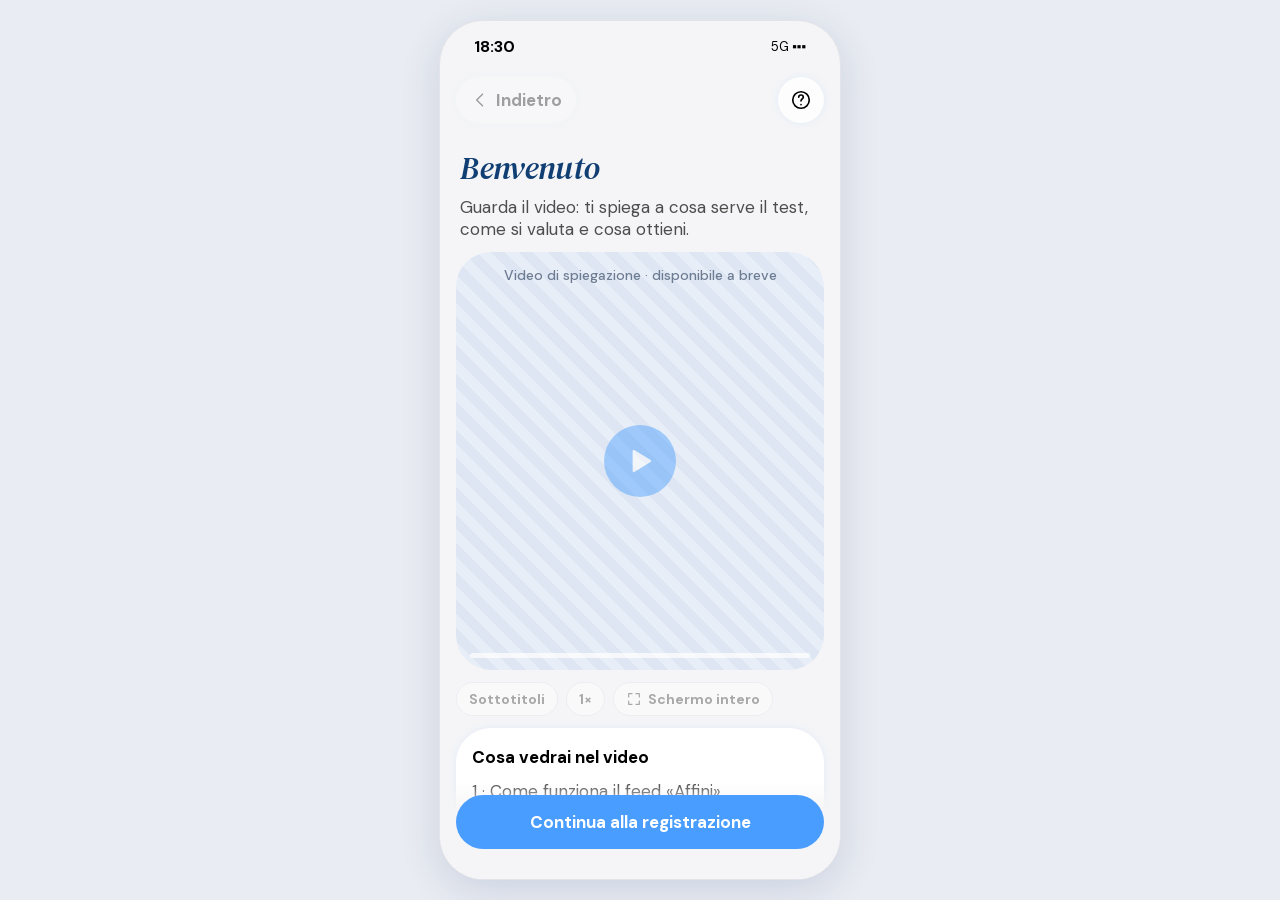
<file: index.html>
<!doctype html>
<html lang="it">
<head>
<meta charset="utf-8">
<meta name="viewport" content="width=device-width, initial-scale=1, viewport-fit=cover">
<meta name="theme-color" content="#F5F5F7">
<meta name="apple-mobile-web-app-capable" content="yes">
<meta name="mobile-web-app-capable" content="yes">
<meta name="apple-mobile-web-app-status-bar-style" content="default">
<meta name="apple-mobile-web-app-title" content="CEnTRO">
<meta name="format-detection" content="telephone=no">
<link rel="manifest" href="manifest.webmanifest">
<link rel="icon" href="assets/icon.svg?v=2" type="image/svg+xml">
<link rel="icon" href="assets/icon-192.png?v=2" type="image/png" sizes="192x192">
<link rel="apple-touch-icon" href="assets/apple-touch-icon.png?v=2">
<title>CEnTRO · MVP prototipo</title>
<link rel="preconnect" href="https://fonts.googleapis.com"><link rel="preconnect" href="https://fonts.gstatic.com" crossorigin>
<link href="https://fonts.googleapis.com/css2?family=Manrope:wght@800&display=swap" rel="stylesheet">
<link rel="stylesheet" href="css/fonts.css?v=37">
<link rel="stylesheet" href="css/base.css?v=37">
<link rel="stylesheet" href="css/app.css?v=37">
<link rel="stylesheet" href="css/design.css?v=37">
</head>
<body>
<aside id="side" aria-label="Mappa del prototipo"></aside>
<div class="ph" id="phone">
  <div class="sb"><span id="clock">9:41</span><span style="font-weight:400;font-size:13px">5G ▪▪▪</span></div>
  <main id="view"></main>
  <div id="tfade"></div>
  <div class="tb" id="top"></div>
  <div id="cta"></div>
  <div class="nvf" id="nvf"></div>
  <nav class="nav" id="nav"></nav>
  <div id="ov"></div>
  <div id="toast" role="status" aria-live="polite"></div>
</div>
<button id="sideBtn" aria-label="Mappa del prototipo">Map</button>
<script src="js/icons.js?v=37"></script>
<script src="js/data.js?v=37"></script>
<script src="js/store.js?v=37"></script>
<script src="js/bridge.js?v=37"></script>
<script src="js/router.js?v=37"></script>
<script src="js/city.js?v=37"></script>
<script src="js/nia.js?v=37"></script>
<script src="js/match.js?v=37"></script>
<script src="js/rate.js?v=37"></script>
<script src="js/sections.js?v=37"></script>
<script src="js/screens/onboarding.js?v=37"></script>
<script src="js/screens/questionnaire.js?v=37"></script>
<script src="js/screens/home.js?v=37"></script>
<script src="js/screens/account.js?v=37"></script>
<script src="js/screens/create.js?v=37"></script>
<script src="js/screens/explore.js?v=37"></script>
<script src="js/screens/activities.js?v=37"></script>
<script src="js/screens/house.js?v=37"></script>
<script src="js/screens/feedback.js?v=37"></script>
<script src="js/screens/detail.js?v=37"></script>
<script src="js/screens/daily.js?v=37"></script>
<script src="js/app.js?v=37"></script>
</body>
</html>
</file>
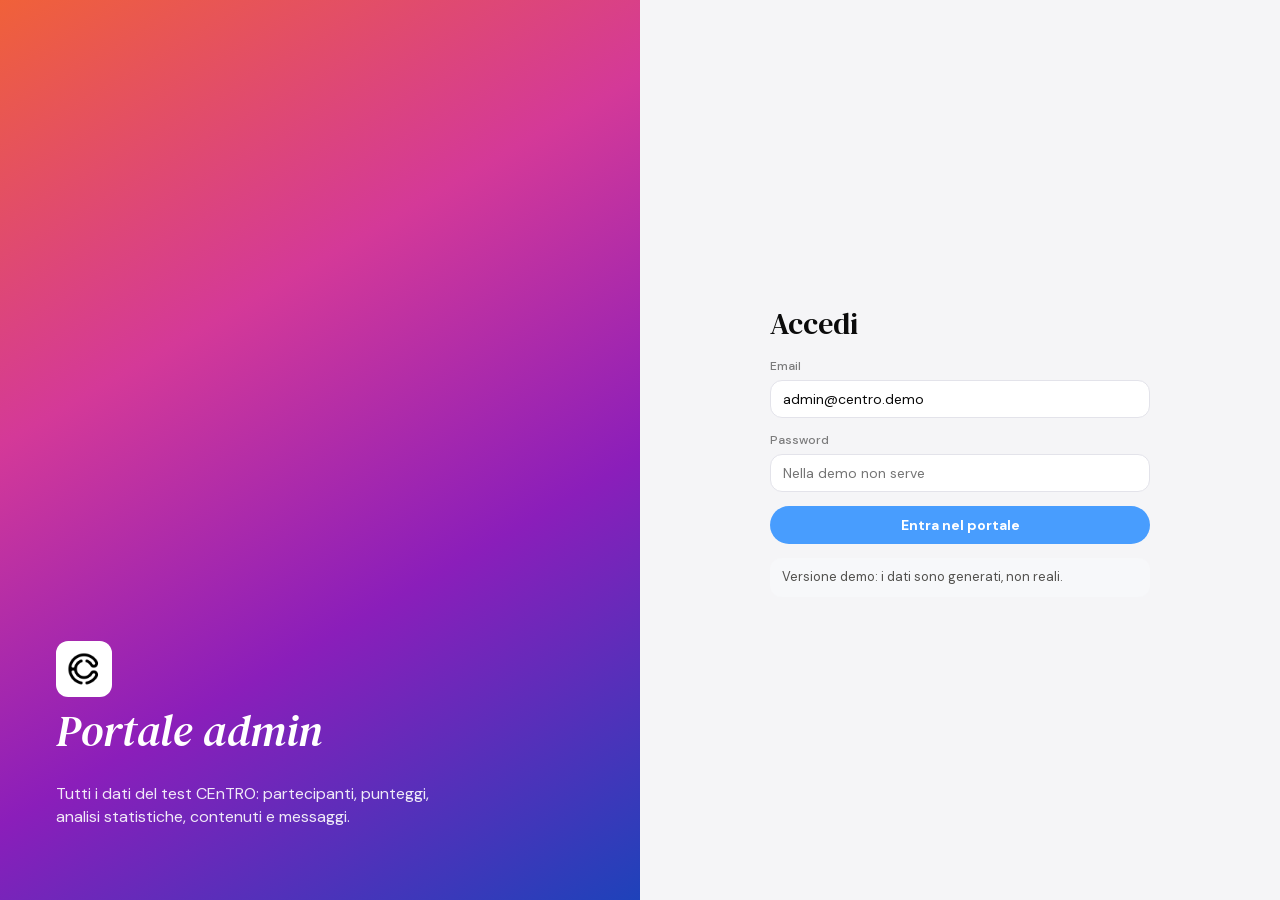
<file: admin/index.html>
<!doctype html>
<html lang="it">
<head>
<meta charset="utf-8">
<meta name="viewport" content="width=device-width, initial-scale=1">
<meta name="robots" content="noindex">
<title>CEnTRO · Portale admin</title>
<link rel="icon" href="../assets/icon.svg?v=2" type="image/svg+xml">
<link rel="stylesheet" href="../css/fonts.css?v=2">
<link rel="stylesheet" href="css/admin.css?v=2">
<script>/* tema prima del primo disegno, per non lampeggiare */
try { const t = (JSON.parse(localStorage.getItem('centro_admin_v1')) || {}).theme; if (t && t !== 'system') document.documentElement.dataset.theme = t; } catch (e) { }</script>
</head>
<body>
<div id="mobileBlock" class="mobile-block">
  <img src="../assets/icon.svg?v=2" alt="" width="64" height="64">
  <h1>Portale admin</h1>
  <p>Il portale per analizzare i dati del test si usa da computer. Aprilo da un browser desktop, con una finestra larga almeno 1000 px.</p>
  <a href="../">Torna al prototipo</a>
</div>
<div id="root"></div>
<div id="tip" class="tip" role="tooltip"></div>
<div id="toast" class="toast" role="status" aria-live="polite"></div>
<script src="../js/data.js?v=37"></script>
<script src="js/store.js?v=2"></script>
<script src="js/sim.js?v=2"></script>
<script src="js/stats.js?v=2"></script>
<script src="js/charts.js?v=2"></script>
<script src="js/ui.js?v=3"></script>
<script src="js/pages/dashboard.js?v=2"></script>
<script src="js/pages/people.js?v=2"></script>
<script src="js/pages/analysis.js?v=2"></script>
<script src="js/pages/manage.js?v=2"></script>
<script src="js/app.js?v=2"></script>
</body>
</html>
</file>
<file: css/fonts.css>
/* latin-ext */
@font-face {
  font-family: 'DM Sans';
  font-style: normal;
  font-weight: 400;
  font-display: swap;
  src: url("../assets/fonts/DMSans-normal-ext.woff2") format('woff2');
  unicode-range: U+0100-02BA, U+02BD-02C5, U+02C7-02CC, U+02CE-02D7, U+02DD-02FF, U+0304, U+0308, U+0329, U+1D00-1DBF, U+1E00-1E9F, U+1EF2-1EFF, U+2020, U+20A0-20AB, U+20AD-20C4, U+2113, U+2C60-2C7F, U+A720-A7FF;
}
/* latin */
@font-face {
  font-family: 'DM Sans';
  font-style: normal;
  font-weight: 400;
  font-display: swap;
  src: url("../assets/fonts/DMSans-normal-latin.woff2") format('woff2');
  unicode-range: U+0000-00FF, U+0131, U+0152-0153, U+02BB-02BC, U+02C6, U+02DA, U+02DC, U+0304, U+0308, U+0329, U+2000-206F, U+20AC, U+2122, U+2191, U+2193, U+2212, U+2215, U+FEFF, U+FFFD;
}
/* latin-ext */
@font-face {
  font-family: 'DM Sans';
  font-style: normal;
  font-weight: 500;
  font-display: swap;
  src: url("../assets/fonts/DMSans-normal-ext.woff2") format('woff2');
  unicode-range: U+0100-02BA, U+02BD-02C5, U+02C7-02CC, U+02CE-02D7, U+02DD-02FF, U+0304, U+0308, U+0329, U+1D00-1DBF, U+1E00-1E9F, U+1EF2-1EFF, U+2020, U+20A0-20AB, U+20AD-20C4, U+2113, U+2C60-2C7F, U+A720-A7FF;
}
/* latin */
@font-face {
  font-family: 'DM Sans';
  font-style: normal;
  font-weight: 500;
  font-display: swap;
  src: url("../assets/fonts/DMSans-normal-latin.woff2") format('woff2');
  unicode-range: U+0000-00FF, U+0131, U+0152-0153, U+02BB-02BC, U+02C6, U+02DA, U+02DC, U+0304, U+0308, U+0329, U+2000-206F, U+20AC, U+2122, U+2191, U+2193, U+2212, U+2215, U+FEFF, U+FFFD;
}
/* latin-ext */
@font-face {
  font-family: 'DM Sans';
  font-style: normal;
  font-weight: 700;
  font-display: swap;
  src: url("../assets/fonts/DMSans-normal-ext.woff2") format('woff2');
  unicode-range: U+0100-02BA, U+02BD-02C5, U+02C7-02CC, U+02CE-02D7, U+02DD-02FF, U+0304, U+0308, U+0329, U+1D00-1DBF, U+1E00-1E9F, U+1EF2-1EFF, U+2020, U+20A0-20AB, U+20AD-20C4, U+2113, U+2C60-2C7F, U+A720-A7FF;
}
/* latin */
@font-face {
  font-family: 'DM Sans';
  font-style: normal;
  font-weight: 700;
  font-display: swap;
  src: url("../assets/fonts/DMSans-normal-latin.woff2") format('woff2');
  unicode-range: U+0000-00FF, U+0131, U+0152-0153, U+02BB-02BC, U+02C6, U+02DA, U+02DC, U+0304, U+0308, U+0329, U+2000-206F, U+20AC, U+2122, U+2191, U+2193, U+2212, U+2215, U+FEFF, U+FFFD;
}
/* latin-ext */
@font-face {
  font-family: 'DM Serif Text';
  font-style: italic;
  font-weight: 400;
  font-display: swap;
  src: url("../assets/fonts/DMSerifText-italic-ext.woff2") format('woff2');
  unicode-range: U+0100-02BA, U+02BD-02C5, U+02C7-02CC, U+02CE-02D7, U+02DD-02FF, U+0304, U+0308, U+0329, U+1D00-1DBF, U+1E00-1E9F, U+1EF2-1EFF, U+2020, U+20A0-20AB, U+20AD-20C4, U+2113, U+2C60-2C7F, U+A720-A7FF;
}
/* latin */
@font-face {
  font-family: 'DM Serif Text';
  font-style: italic;
  font-weight: 400;
  font-display: swap;
  src: url("../assets/fonts/DMSerifText-italic-latin.woff2") format('woff2');
  unicode-range: U+0000-00FF, U+0131, U+0152-0153, U+02BB-02BC, U+02C6, U+02DA, U+02DC, U+0304, U+0308, U+0329, U+2000-206F, U+20AC, U+2122, U+2191, U+2193, U+2212, U+2215, U+FEFF, U+FFFD;
}
/* latin-ext */
@font-face {
  font-family: 'DM Serif Text';
  font-style: normal;
  font-weight: 400;
  font-display: swap;
  src: url("../assets/fonts/DMSerifText-normal-ext.woff2") format('woff2');
  unicode-range: U+0100-02BA, U+02BD-02C5, U+02C7-02CC, U+02CE-02D7, U+02DD-02FF, U+0304, U+0308, U+0329, U+1D00-1DBF, U+1E00-1E9F, U+1EF2-1EFF, U+2020, U+20A0-20AB, U+20AD-20C4, U+2113, U+2C60-2C7F, U+A720-A7FF;
}
/* latin */
@font-face {
  font-family: 'DM Serif Text';
  font-style: normal;
  font-weight: 400;
  font-display: swap;
  src: url("../assets/fonts/DMSerifText-normal-latin.woff2") format('woff2');
  unicode-range: U+0000-00FF, U+0131, U+0152-0153, U+02BB-02BC, U+02C6, U+02DA, U+02DC, U+0304, U+0308, U+0329, U+2000-206F, U+20AC, U+2122, U+2191, U+2193, U+2212, U+2215, U+FEFF, U+FFFD;
}
</file>
<file: css/base.css>
.cn{width:100%;box-sizing:border-box;padding:0 16px;display:flex;flex-direction:column;gap:12px;position:relative;z-index:1}
.sb{position:absolute;top:0;left:0;right:0;height:50px;display:flex;justify-content:space-between;align-items:center;padding:0 34px;font:700 16px 'DM Sans';z-index:9}
.tb{position:absolute;top:56px;left:16px;right:16px;display:flex;justify-content:space-between;align-items:center;z-index:8;gap:8px}
.gl{height:46px;padding:0 14px;border-radius:100px;background:rgba(255,255,255,.78);backdrop-filter:blur(10px);box-shadow:0 0 8px rgba(102,173,255,.12);display:inline-flex;align-items:center;justify-content:center;gap:6px;font:700 17px 'DM Sans';box-sizing:border-box;color:#000}
.nvf{position:absolute;left:0;right:0;bottom:0;height:150px;background:linear-gradient(to top,#F5F5F7 55%,rgba(245,245,247,0));z-index:6}
.nav{position:absolute;left:16px;right:16px;bottom:14px;height:72px;border-radius:40px;background:rgba(255,255,255,.85);backdrop-filter:blur(12px);box-shadow:0 -14px 50px rgba(24,53,119,.08),0 0 4px 2px rgba(102,173,255,.08);display:flex;align-items:center;padding:0 8px;gap:6px;z-index:8;box-sizing:border-box}
.nv{flex:1;height:56px;border-radius:100px;display:flex;flex-direction:column;align-items:center;justify-content:center;gap:2px;font:400 12px 'DM Sans';color:#4D4D4D}.nv.on{background:#E4F1FF;color:#489DFE;font-weight:700}
.ctab{position:absolute;left:0;right:0;padding:12px 16px;z-index:7;background:linear-gradient(to top,#F5F5F7 70%,rgba(245,245,247,0));box-sizing:border-box;display:flex;flex-direction:column;gap:8px}
.card{background:#fff;border-radius:35px;box-shadow:0 0 8px rgba(102,173,255,.12);padding:18px 16px;width:100%;box-sizing:border-box;display:flex;flex-direction:column;gap:12px}
.c2{background:#fff;border:1px solid #E3E3EA;border-radius:25px;padding:12px;width:100%;box-sizing:border-box;display:flex;flex-direction:column;gap:10px}
.gy{background:#F5F5F7;border-radius:25px;padding:12px;width:100%;box-sizing:border-box;display:flex;flex-direction:column;gap:10px}
.h1{font:italic 400 32px/44px 'DM Serif Text',serif;color:#123F73;align-self:flex-start;padding:0 4px;letter-spacing:-.2px}
.h1n{font:400 30px/38px 'DM Serif Text',serif;color:#000}
.h2{font:700 20px/26px 'DM Sans'}.h3{font:700 17px/22px 'DM Sans'}.b17{font:400 17px/22px 'DM Sans';color:#4D4D4D}.b15{font:400 15px/20px 'DM Sans';color:#7B7B7C}.b13{font:400 13px/17px 'DM Sans';color:#7B7B7C}.lab{font:400 15px/20px 'DM Sans';color:#7B7B7C;text-transform:uppercase;letter-spacing:.4px;padding:10px 4px 0;align-self:flex-start}
.btn{height:54px;border-radius:100px;display:flex;align-items:center;justify-content:center;gap:8px;font:700 17px 'DM Sans';box-sizing:border-box;width:100%;background:#489DFE;color:#fff;border:0}
.btn.s{background:#fff;color:#000;border:1px solid #E3E3EA}.btn.g{background:#EEEEF2;color:#000}.btn.k{background:#000;color:#fff}.btn.sm{height:42px;font-size:15px;width:auto;padding:0 18px}
.inp{height:54px;border:1px solid #E3E3EA;background:#fff;border-radius:18px;padding:0 16px;font:400 17px 'DM Sans';color:#7B7B7C;display:flex;align-items:center;width:100%;box-sizing:border-box;gap:8px}.inp.v{color:#000}
.chip{height:44px;padding:0 16px;border-radius:100px;border:1px solid #E3E3EA;background:#fff;font:700 16px 'DM Sans';color:#4D4D4D;display:inline-flex;align-items:center;gap:6px;box-sizing:border-box;white-space:nowrap}.chip.on{background:#E4F1FF;border:2px solid #489DFE;color:#489DFE}.chip.sm{height:34px;font-size:14px;padding:0 12px}
.pl{display:inline-flex;align-items:center;height:26px;padding:0 12px;border-radius:100px;font:700 15px 'DM Sans';white-space:nowrap;flex:none}.ok{background:rgba(120,240,55,.2);color:#4F9A26}.at{background:rgba(255,183,49,.22);color:#B07A00}.po{background:rgba(255,140,69,.2);color:#D4651A}.di{background:rgba(245,95,79,.2);color:#D63D2D}.bl{background:#E4F1FF;color:#489DFE}.gr{background:#EEEEF2;color:#4D4D4D}
.rw{display:flex;align-items:center;gap:12px;width:100%}.ico{width:46px;height:46px;border-radius:50%;background:#F5F5F7;display:flex;align-items:center;justify-content:center;flex:none}.ico.b{background:#E4F1FF}
.tx{flex:1;min-width:0;display:flex;flex-direction:column;gap:4px}
.av{border-radius:50%;display:flex;align-items:center;justify-content:center;font:700 15px 'DM Sans';color:#fff;flex:none;border:2px solid #fff;box-sizing:border-box}
.phi{background:repeating-linear-gradient(45deg,#DDE6F2 0 10px,#E8EEF7 10px 20px);display:flex;align-items:center;justify-content:center;font:500 14px 'DM Sans';color:#6D7C93;text-align:center;box-sizing:border-box}
.seg{display:flex;background:#EEEEF2;border-radius:100px;padding:5px;width:100%;box-sizing:border-box;gap:0}.seg>div{flex:1;height:36px;border-radius:100px;display:flex;align-items:center;justify-content:center;font:400 15px 'DM Sans';color:#000}.seg>div.on{background:#fff;color:#489DFE;font-weight:700}
.pb{height:16px;border-radius:100px;background:linear-gradient(90deg,rgba(117,162,252,.3),rgba(250,192,253,.3));position:relative;width:100%}.pb i{position:absolute;left:0;top:0;bottom:0;border-radius:100px;background:linear-gradient(90deg,#75A2FC,#C58BFD)}
.tone{height:16px;border-radius:100px;background:linear-gradient(90deg,#FF7679 0%,#BC9BFF 29.5%,#8CDBFF 49%,#81FEB5 71%,#8DFF76 100%);position:relative;width:100%}
.mk{position:absolute;top:-5px;width:26px;height:26px;border-radius:50%;margin-left:-13px;border:2px solid #fff;font:700 11px/22px 'DM Sans';color:#fff;text-align:center;box-sizing:border-box}
.sc5{display:flex;gap:6px;width:100%}.sc5>div{flex:1;height:48px;border-radius:14px;border:1px solid #E3E3EA;background:#fff;display:flex;align-items:center;justify-content:center;font:700 17px 'DM Sans';color:#4D4D4D}.sc5>div.on{background:#489DFE;border-color:#489DFE;color:#fff}
.ln{height:10px;border-radius:5px;background:#E3E3EA}
.hero{position:absolute;top:0;left:0;right:0;height:418px;z-index:0}.hero:after{content:"";position:absolute;left:0;right:0;bottom:0;height:90px;background:linear-gradient(to top,#F5F5F7,rgba(245,245,247,0))}
.dim{position:absolute;inset:0;background:rgba(18,63,115,.35);z-index:20}
.sheet{position:absolute;left:0;right:0;bottom:0;background:#F5F5F7;border-radius:35px 35px 0 0;padding:12px 16px 28px;z-index:21;display:flex;flex-direction:column;gap:12px;box-sizing:border-box}
.grab{width:44px;height:5px;border-radius:3px;background:#CCD2D9;align-self:center}
.msg{max-width:78%;padding:10px 14px;border-radius:22px;font:400 17px/22px 'DM Sans';box-sizing:border-box}.msg.in{background:#fff;align-self:flex-start;border-bottom-left-radius:6px}.msg.me{background:#489DFE;color:#fff;align-self:flex-end;border-bottom-right-radius:6px}
</file>
<file: css/app.css>
/* CEnTRO MVP · prototipo · stile dell'app (si appoggia a base.css, estratto dal mockup) */
:root{
  --blue:#489DFE;--bg:#F5F5F7;--card:#fff;--line:#E3E3EA;--ink:#000;--ink2:#4D4D4D;--ink3:#7B7B7C;--navy:#123F73;--sky:#E4F1FF;
  --top:56px;--pad-top:125px;
}
*{-webkit-tap-highlight-color:transparent}
html,body{height:100%}
body{margin:0;background:#E9ECF2;font-family:'DM Sans',sans-serif;color:#000;display:flex;align-items:center;justify-content:center;gap:40px;min-height:100dvh;overflow:hidden}
button{font:inherit;color:inherit;background:none;border:0;padding:0;cursor:pointer}
input,textarea{font:inherit}
[data-go],[data-act],[data-back],.btn,.chip,.gl,.nv,.sc5>div,.seg>div{cursor:pointer;user-select:none}

/* ---------- telefono ---------- */
.ph{width:402px;height:min(874px,calc(100dvh - 40px));background:var(--bg);border-radius:44px;position:relative;overflow:hidden;color:#000;
  box-shadow:0 10px 40px rgba(24,53,119,.14);border:1px solid var(--line);box-sizing:border-box;flex:none}
#view{position:absolute;inset:0;overflow-y:auto;overflow-x:hidden;scrollbar-width:none;display:flex;flex-direction:column;align-items:center;padding:var(--pad-top) 0 130px;box-sizing:border-box}
#view::-webkit-scrollbar{display:none}
#view.nav-on{padding-bottom:150px}
#view.has-hero{padding-top:340px}
#view .cn{flex:none}
#view.enter{animation:vin .26s cubic-bezier(.2,.8,.2,1)}
#view.enter-back{animation:vback .26s cubic-bezier(.2,.8,.2,1)}
@keyframes vin{from{opacity:0;transform:translateX(26px)}to{opacity:1;transform:none}}
@keyframes vback{from{opacity:0;transform:translateX(-26px)}to{opacity:1;transform:none}}
#cta{position:absolute;left:0;right:0;bottom:0;z-index:7}
#cta:empty{display:none}
#cta .ctab{position:relative;padding-bottom:30px}
#top{transition:opacity .2s}
.gl.off{opacity:.35;pointer-events:none}
.gl:active,.btn:active,.card.tap:active,.chip:active{transform:scale(.97)}
.btn,.gl,.chip,.card.tap{transition:transform .12s,background .15s,opacity .15s,border-color .15s}
.btn[disabled],.btn.off{background:#C9DDF5;pointer-events:none}
.btn.s[disabled]{background:#fff;opacity:.5}
.btn.ghost{background:transparent;color:var(--blue);height:42px}
.card.tap{cursor:pointer}
.chev{flex:none}
@media (max-width:500px){
  body{display:block;background:var(--bg)}
  .ph{width:100vw;height:100dvh;border-radius:0;border:0;box-shadow:none}
  .sb{display:none}
  :root{--top:calc(env(safe-area-inset-top) + 10px);--pad-top:calc(env(safe-area-inset-top) + 79px)}
  #side{display:none}
  #sideBtn{display:flex}
}

/* ---------- barra bassa ---------- */
#nav:empty,#nvf:empty{display:none}
.nav .nv svg{transition:transform .15s}
.nav .nv:active svg{transform:scale(.9)}

/* ---------- progress ring ---------- */
.ring{flex:none}
.dot-new{position:absolute;right:11px;top:10px;width:10px;height:10px;border-radius:50%;background:var(--blue);border:2px solid #fff}

/* ---------- overlay: popup e sheet ---------- */
#ov{position:absolute;inset:0;z-index:20;pointer-events:none}
#ov.on{pointer-events:auto}
#ov .dim{opacity:0;transition:opacity .22s}
#ov.on .dim{opacity:1}
#ov .sheet{transform:translateY(105%);transition:transform .3s cubic-bezier(.2,.8,.2,1);max-height:88%;overflow-y:auto;scrollbar-width:none}
#ov.on .sheet{transform:none}
#ov .pop{position:absolute;left:36px;right:36px;top:50%;background:#fff;border-radius:35px;padding:22px 20px;z-index:22;display:flex;flex-direction:column;gap:14px;
  box-shadow:0 12px 40px rgba(24,53,119,.3);transform:translateY(-46%) scale(.94);opacity:0;transition:transform .25s cubic-bezier(.2,.8,.2,1),opacity .2s}
#ov.on .pop{transform:translateY(-50%);opacity:1}
.x{width:36px;height:36px}

/* ---------- toast ---------- */
#toast{position:absolute;left:50%;top:calc(var(--top) + 58px);transform:translate(-50%,-12px);background:#123F73;color:#fff;font:700 15px 'DM Sans';
  padding:10px 18px;border-radius:100px;z-index:40;opacity:0;pointer-events:none;transition:all .25s;white-space:nowrap;box-shadow:0 6px 20px rgba(18,63,115,.3)}
#toast.on{opacity:1;transform:translate(-50%,0)}

/* ---------- form ---------- */
.field{display:flex;flex-direction:column;gap:6px;width:100%}
.inp{color:#000;outline:0;transition:border-color .15s,box-shadow .15s}
input.inp,textarea.inp{appearance:none;-webkit-appearance:none}
.inp::placeholder{color:var(--ink3)}
.inp:focus{border-color:var(--blue);box-shadow:0 0 0 3px rgba(72,157,254,.15)}
.inp.err{border-color:#F55F4F}
.ferr{font:400 13px/17px 'DM Sans';color:#D63D2D;padding:0 8px;display:none}
.field.bad .ferr{display:block}
.field.bad .inp{border-color:#F55F4F}
textarea.inp{height:110px;padding:14px 16px;resize:none;line-height:22px;display:block}
.link{font:700 15px 'DM Sans';color:var(--blue);align-self:center;padding:6px 10px}

/* ---------- stepper onboarding ---------- */
.steps{display:flex;gap:6px;width:100%;padding:0 4px;box-sizing:border-box}
.steps i{flex:1;height:5px;border-radius:3px;background:#DDE3EC;transition:background .3s}
.steps i.on{background:var(--blue)}

/* ---------- video ---------- */
.video{width:100%;aspect-ratio:368/418;border-radius:30px;position:relative;overflow:hidden;flex:none}
.video .play{position:absolute;width:72px;height:72px;border-radius:50%;background:var(--blue);display:flex;align-items:center;justify-content:center;box-shadow:0 4px 16px rgba(72,157,254,.5);transition:transform .15s,opacity .2s}
.video.playing .play{opacity:0;transform:scale(.8)}
.video.paused .play{opacity:1}
.video .vbar{position:absolute;left:14px;right:14px;bottom:12px;height:5px;border-radius:3px;background:rgba(255,255,255,.7);overflow:hidden}
.video .vbar i{display:block;width:0;height:100%;background:var(--blue)}
.video .vsub{position:absolute;left:18px;right:18px;bottom:30px;font:500 15px/20px 'DM Sans';color:#fff;background:rgba(18,63,115,.78);border-radius:12px;padding:8px 12px;opacity:0;transition:opacity .2s;text-align:center}
.video.playing .vsub.on,.video.paused .vsub.on{opacity:1}
.video .vchap{position:absolute;top:14px;left:0;right:0}
.video .vscene{position:absolute;inset:0;display:flex;align-items:center;justify-content:center;flex-direction:column;gap:12px;opacity:0;transition:opacity .4s;padding:30px;text-align:center}
.video .vscene.on{opacity:1}
.video .vscene b{font:italic 400 30px/36px 'DM Serif Text',serif;color:#123F73}
.video.full{position:absolute;inset:0;width:auto;height:auto;aspect-ratio:auto;border-radius:0;z-index:30}

/* ---------- città ---------- */
.city{position:absolute;top:0;left:0;right:0;height:320px;z-index:0;overflow:hidden;background:linear-gradient(180deg,#CFC6F4 0%,#F2C4C0 70%,#F8D9B8 100%)}
.city:after{content:"";position:absolute;left:0;right:0;bottom:0;height:0}
.city .sun{position:absolute;width:52px;height:52px;border-radius:50%;background:#FFE2A0;box-shadow:0 0 40px #FFE2A0;transition:left .8s,top .8s;margin-left:-26px}
.city .hill{position:absolute;border-radius:50%}
.city .bld{position:absolute;bottom:46px;border-radius:5px 5px 0 0;transition:height .5s cubic-bezier(.3,1.4,.5,1)}
.city .bld.empty{border:2px dashed;border-bottom:0;opacity:.6;box-sizing:border-box;background:none!important}
.city .bld i{position:absolute;height:7px;background:#FFE9A8;border-radius:1px}
.city .crane{position:absolute;bottom:46px;transition:left .4s}
.city .ground{position:absolute;left:0;right:0;bottom:0;height:46px;background:linear-gradient(180deg,#B7A6DF,#9E8BCB)}
.city .road{position:absolute;left:0;right:0;bottom:38px;height:8px;background:#CFC1EC}
.city .tree,.city .lamp{position:absolute;bottom:46px}
.city.mini{position:relative;height:150px;border-radius:0}
.city .pop-in{animation:popin .5s cubic-bezier(.3,1.5,.5,1)}
@keyframes popin{from{transform:scaleY(.2);transform-origin:bottom}to{transform:none}}

/* ---------- scala domande ---------- */
.lik{display:flex;justify-content:space-between;align-items:center;width:100%;padding:0 4px;box-sizing:border-box;height:72px}
.lik button{width:52px;height:52px;border-radius:50%;opacity:.55;display:flex;align-items:center;justify-content:center;color:#fff;font:700 20px 'DM Sans';transition:all .18s cubic-bezier(.3,1.4,.5,1)}
.lik button.on{width:64px;height:64px;opacity:1;box-shadow:0 4px 14px rgba(139,30,186,.4)}
.lik.has button:not(.on){opacity:.3}
.qtxt{animation:vin .3s}

/* ---------- tab chip scorrevoli ---------- */
.tabs{display:flex;gap:8px;overflow-x:auto;width:100%;scrollbar-width:none;flex:none;padding:2px 0}
.tabs::-webkit-scrollbar{display:none}
.toggle{width:52px;height:32px;border-radius:100px;background:#D9DDE3;position:relative;flex:none;transition:background .2s}
.toggle:after{content:"";position:absolute;top:3px;left:3px;width:26px;height:26px;border-radius:50%;background:#fff;box-shadow:0 1px 3px rgba(0,0,0,.2);transition:left .2s}
.toggle.on{background:var(--blue)}
.toggle.on:after{left:23px}

/* ---------- barre semplici ---------- */
.bar{height:10px;border-radius:100px;background:#EEEEF2;position:relative;overflow:hidden;width:100%}
.bar i{position:absolute;left:0;top:0;bottom:0;border-radius:100px;background:var(--blue)}

/* ---------- placeholder tappa successiva ---------- */
.soon{border:2px dashed #C9DDF5;background:#F8FBFF}

/* ---------- pannello laterale (solo desktop): mappa del prototipo ---------- */
#side{width:260px;max-height:calc(100dvh - 40px);overflow-y:auto;background:#fff;border-radius:24px;padding:18px;box-sizing:border-box;box-shadow:0 10px 40px rgba(24,53,119,.08);flex:none;scrollbar-width:thin}
#side h4{margin:14px 0 6px;font:700 12px 'DM Sans';color:#7B7B7C;text-transform:uppercase;letter-spacing:.5px}
#side h4:first-of-type{margin-top:8px}
#side .sl{display:block;width:100%;text-align:left;padding:7px 10px;border-radius:10px;font:500 14px 'DM Sans';color:#123F73}
#side .sl:hover{background:#E4F1FF}
#side .sl.dis{color:#B9C0CB;pointer-events:none}
#side .sl.cur{background:#489DFE;color:#fff}
#side .tt{font:italic 400 22px 'DM Serif Text',serif;color:#123F73}
#side .row{display:flex;gap:6px;margin-top:10px;flex-wrap:wrap}
#side .mini{font:700 12px 'DM Sans';padding:7px 10px;border-radius:100px;background:#EEEEF2}
#side .mini.r{background:rgba(245,95,79,.15);color:#D63D2D}
#sideBtn{display:none;position:fixed;right:12px;bottom:100px;z-index:50;width:44px;height:44px;border-radius:50%;background:#123F73;color:#fff;align-items:center;justify-content:center;font:700 13px 'DM Sans';box-shadow:0 4px 14px rgba(18,63,115,.35)}
@media (max-width:980px){#side{display:none}#sideBtn{display:flex}}
#side.open{display:block;position:fixed;inset:12px;width:auto;max-height:none;z-index:60}
.video .vexit{position:absolute;top:calc(var(--top));right:16px;width:46px;padding:0;display:none}
.video.full .vexit{display:inline-flex}
.video.full .vbar{bottom:40px}
.video.full .vsub{bottom:60px}
/* sfumatura sotto barra alta quando si scorre */
#tfade{position:absolute;left:0;right:0;top:0;height:calc(var(--top) + 64px);background:linear-gradient(to bottom,#F5F5F7 55%,rgba(245,245,247,0));z-index:6;pointer-events:none;opacity:0;transition:opacity .2s}
.ph.scrolled #tfade{opacity:1}
.tb{top:var(--top)}
#sideBtn{right:auto;left:0;bottom:auto;top:46%;width:30px;height:56px;border-radius:0 14px 14px 0;font-size:11px;writing-mode:vertical-rl;opacity:.75}
/* le due barre restano visibili sopra popup e sheet (README §4) */
#top,#nav{z-index:25}
.ph.has-nav #ov .sheet{bottom:96px;left:8px;right:8px;border-radius:35px;padding-bottom:18px;box-shadow:0 12px 40px rgba(24,53,119,.25)}
.ph.has-nav #ov .sheet{max-height:calc(100% - var(--top) - 170px)}
#ov .sheet{max-height:calc(100% - var(--top) - 70px)}
/* ---------- sezioni a fisarmonica (consenso) ---------- */
.acc{padding:14px 16px;gap:0}
.acc-h{cursor:pointer}
.acc-chev{transition:transform .25s;display:flex}
.acc.open .acc-chev{transform:rotate(90deg)}
.acc-b{display:grid;grid-template-rows:0fr;transition:grid-template-rows .3s cubic-bezier(.2,.8,.2,1)}
.acc.open .acc-b{grid-template-rows:1fr}
.acc-in{overflow:hidden;display:flex;flex-direction:column;gap:12px;min-height:0}
.acc.open .acc-in{padding-top:12px}
.ico.gk{background:rgba(106,189,61,.18)}
.pop-ok{animation:okpop .45s cubic-bezier(.3,1.6,.5,1)}
@keyframes okpop{from{transform:scale(.4);opacity:.3}to{transform:none;opacity:1}}

/* testo delle domande: stesso carattere del questionario v0.4 (Manrope 800) */
.qtxt{font-family:'Manrope','DM Sans',sans-serif!important;font-weight:800!important;font-size:24px!important;line-height:1.3!important;letter-spacing:-.015em}
/* ---------- tappa 2 ---------- */
.tap-row{cursor:pointer}
.tap-row:active{opacity:.6}
.charav{width:130px;height:130px;border-radius:50%;background:linear-gradient(135deg,#F06139,#BB2DCE 50%,#1E42BA);display:flex;align-items:center;justify-content:center;box-shadow:0 8px 24px rgba(139,30,186,.25)}
.thumb{width:52px;height:52px;border-radius:14px;flex:none;display:flex;align-items:center;justify-content:center;color:#fff;font:700 20px 'DM Sans';background:linear-gradient(135deg,hsl(var(--h) 70% 62%),hsl(calc(var(--h) + 40) 70% 48%))}
.notif.new{box-shadow:0 0 0 2px #C9DDF5,0 0 8px rgba(102,173,255,.12)}
.range{width:100%;accent-color:#489DFE;height:28px}
#toast{top:auto;bottom:150px;transform:translate(-50%,12px)}
#toast.on{transform:translate(-50%,0)}

/* ---------- biglietto omaggio: 8 pezzi di un'unica immagine ---------- */
.tk3{position:relative;height:178px;border-radius:24px;overflow:hidden;
  -webkit-mask:radial-gradient(circle at 0 50%,transparent 13px,#000 13.5px) left/51% 100% no-repeat,radial-gradient(circle at 100% 50%,transparent 13px,#000 13.5px) right/51% 100% no-repeat;
  mask:radial-gradient(circle at 0 50%,transparent 13px,#000 13.5px) left/51% 100% no-repeat,radial-gradient(circle at 100% 50%,transparent 13px,#000 13.5px) right/51% 100% no-repeat}
.tk-grid{position:absolute;inset:0;display:grid;grid-template-columns:repeat(4,1fr);grid-template-rows:1fr 1fr;gap:3px;background:#fff;perspective:600px}
.tk-tile{position:relative;background:#EEF1F7;display:flex;align-items:center;justify-content:center;cursor:pointer;transition:filter .2s}
.tk-tile span{display:flex;align-items:center;gap:3px;font:700 13px 'DM Sans';color:#9AA8BE}
.tk-tile.on{background:
  radial-gradient(circle at 18% 30%,rgba(255,255,255,.45),transparent 22%),
  radial-gradient(circle at 78% 72%,rgba(255,255,255,.3),transparent 26%),
  radial-gradient(circle,rgba(255,255,255,.22) 1.2px,transparent 1.6px) 0 0/14px 14px,
  linear-gradient(115deg,#F06139,#D43998 28%,#BB2DCE 45%,#8B1EBA 62%,#471EBA 80%,#1E42BA);
  background-size:400% 200%,400% 200%,14px 14px,400% 200%;
  background-position:var(--x) var(--y),var(--x) var(--y),0 0,var(--x) var(--y)}
.tk-tile.fresh{animation:tkflip .7s cubic-bezier(.3,1.3,.5,1) backwards}
@keyframes tkflip{0%{transform:rotateY(90deg);filter:brightness(1.6)}100%{transform:none;filter:none}}
.tk-label{position:absolute;left:12px;top:12px;display:flex;align-items:center;gap:6px;background:rgba(255,255,255,.92);backdrop-filter:blur(6px);padding:6px 11px;border-radius:100px;font:700 13px 'DM Sans';color:#123F73;pointer-events:none;box-shadow:0 2px 10px rgba(18,63,115,.12)}
.tk3.full .tk-grid{gap:0}
.tk3.full:after{content:"";position:absolute;inset:0;background:linear-gradient(105deg,transparent 35%,rgba(255,255,255,.55) 50%,transparent 65%);background-size:250% 100%;animation:shine 2.6s ease-in-out infinite;pointer-events:none}
@keyframes shine{from{background-position:120% 0}to{background-position:-120% 0}}
.tk-done{position:absolute;left:0;right:0;bottom:16px;display:flex;flex-direction:column;align-items:center;color:#fff;pointer-events:none;text-shadow:0 2px 12px rgba(30,66,186,.5)}
.tk-done b{font:italic 400 34px/40px 'DM Serif Text',serif}
.tk-done span{font:500 13px 'DM Sans';opacity:.9}
.tk-pct{font:italic 400 30px 'DM Serif Text',serif;background:linear-gradient(90deg,#D43998,#471EBA);-webkit-background-clip:text;background-clip:text;color:transparent;flex:none}
.stat2{display:grid;grid-template-columns:1fr 1fr;gap:10px;width:100%}
.stat2 .st{gap:4px;padding:16px;border-radius:28px}
.nextc{cursor:pointer;border:2px solid #C9DDF5}
.nextc:active{transform:scale(.98)}
.ngr{width:52px;height:52px;border-radius:50%;background:linear-gradient(135deg,#489DFE,#1E42BA);display:flex;align-items:center;justify-content:center;flex:none}
.trow{display:flex;align-items:center;gap:12px;padding:12px 8px;border-radius:20px;cursor:pointer}
.trow+.trow{border-top:1px solid #F0F1F5}
.trow:active{background:#F5F5F7}
.trow.done{cursor:default}
.trow .tnum{width:34px;height:34px;border-radius:50%;border:2px solid #C9DDF5;display:flex;align-items:center;justify-content:center;font:700 14px 'DM Sans';color:#489DFE;flex:none;box-sizing:border-box}
.trow.done .tnum{background:#6ABD3D;border-color:#6ABD3D}
.trow.next .tnum{background:#489DFE;border-color:#489DFE;color:#fff}
.trow.done .h3{color:#4D4D4D}
/* ---------- tappa 3 · Crea ---------- */
.ph.has-nav #cta{bottom:86px}
.ph.has-nav #cta .ctab{padding-bottom:12px}
#view.cta-nav{padding-bottom:260px}
.bare{border:0;outline:0;background:none;font:400 17px 'DM Sans';color:#000;flex:1;min-width:0;padding:0}
.bare::placeholder{color:#7B7B7C}
select.inp{appearance:none;-webkit-appearance:none}
.cover-in{width:100%;height:150px;border-radius:30px;flex-direction:column;gap:6px;cursor:pointer;flex:none;position:relative}
.cover-in.has{align-items:flex-end;justify-content:flex-end;padding:12px}
.stp{width:34px;height:34px;border-radius:50%;background:#F0F2F6;font:700 20px 'DM Sans';color:#123F73;display:flex;align-items:center;justify-content:center}
.nseg{display:flex;background:#F5F5F7;border-radius:100px;padding:5px;width:100%;box-sizing:border-box}
.nseg>div{flex:1;height:36px;border-radius:100px;display:flex;align-items:center;justify-content:center;font:400 17px 'DM Sans';color:#4D4D4D;cursor:pointer}
.nseg>div.on{background:#fff}
.nseg>div.on span{font-weight:700;background:linear-gradient(90deg,#FB815F 0%,#F256B6 23%,#E453F7 44%,#A540E4 62%,#5E52E9 79%,#377BF9 97%);-webkit-background-clip:text;background-clip:text;-webkit-text-fill-color:transparent}
.nbox{width:100%;min-height:170px;background:#fff;border:1px solid #E3E3EA;border-radius:28px;padding:16px;font:italic 400 20px/26px 'DM Sans';color:#000;box-sizing:border-box;resize:none;outline:0;caret-color:#489DFE}
.nbox::placeholder{color:#7B7B7C}
.nbox:focus{border-color:#C58BFD;box-shadow:0 0 0 3px rgba(197,139,253,.18)}
.nbox.desc{font:400 17px/22px 'DM Sans';border-radius:25px;padding:14px;min-height:120px;overflow:hidden}
.card{position:relative}
.nload{position:absolute;inset:0;border-radius:35px;background:rgba(255,255,255,.92);display:none;flex-direction:column;align-items:center;justify-content:center;gap:14px;z-index:2;text-align:center;padding:20px}
.nload.on{display:flex;animation:vin .2s}
.nload:before{content:"";position:absolute;inset:0;border-radius:35px;padding:2px;background:linear-gradient(90deg,#FB815F,#F256B6,#E453F7,#A540E4,#5E52E9,#377BF9,#FB815F);background-size:200% 100%;animation:ngrad 1.2s linear infinite;
  -webkit-mask:linear-gradient(#000 0 0) content-box,linear-gradient(#000 0 0);-webkit-mask-composite:xor;mask-composite:exclude}
@keyframes ngrad{to{background-position:200% 0}}
.ndots{display:flex;gap:6px}
.ndots i{width:9px;height:9px;border-radius:50%;background:#C58BFD;animation:ndot 1s infinite ease-in-out}
.ndots i:nth-child(2){animation-delay:.15s;background:#A540E4}.ndots i:nth-child(3){animation-delay:.3s;background:#5E52E9}
@keyframes ndot{0%,100%{transform:translateY(0);opacity:.5}50%{transform:translateY(-5px);opacity:1}}
.nchat{display:flex;flex-direction:column;gap:8px;max-height:300px;overflow-y:auto;padding:4px 0;scrollbar-width:none}
.msg.nia{background:#F5F5F7;border:1px solid #EEE}
.msg.typing{padding:14px 16px}
.nprompt{display:flex;align-items:center;gap:8px;width:100%;height:50px;padding:0 6px 0 16px;border-radius:100px;background:#F5F5F7;box-sizing:border-box}
.nprompt.soft{background:rgba(255,255,255,.74);box-shadow:0 0 7.5px rgba(187,196,255,.5);padding-left:12px}
.nprompt input{flex:1;min-width:0;border:0;outline:0;background:none;font:italic 400 17px 'DM Sans';color:#000}
.nsend{width:38px;height:38px;border-radius:50%;background:linear-gradient(135deg,#E453F7,#377BF9);display:flex;align-items:center;justify-content:center;flex:none}
.nmic{width:34px;height:34px;display:flex;align-items:center;justify-content:center;flex:none}
.exm{background:#fff!important;white-space:normal!important;height:auto!important;min-height:36px;padding:6px 12px!important;text-align:left;font-weight:400!important;color:#4D4D4D!important;cursor:pointer}
.rmx{width:28px;height:28px;border-radius:50%;display:flex;align-items:center;justify-content:center;flex:none}
.rmx:hover{background:#F0F2F6}
.opt2{width:100%;background:#fff;border:1px solid #E3E3EA;border-radius:25px;padding:14px 16px;display:flex;align-items:center;gap:12px;box-sizing:border-box;cursor:pointer;transition:background .15s,border-color .15s}
.opt2.on{background:#E4F1FF;border:2px solid #489DFE;padding:13px 15px}
.opt2.on .h3,.opt2.on .h2{color:#489DFE}
.opt2 .ck{width:28px;height:28px;border-radius:50%;border:2px solid #CCD2D9;background:#fff;display:flex;align-items:center;justify-content:center;flex:none;box-sizing:border-box}
.opt2 .ck.sq{border-radius:8px}
.opt2.on .ck{background:#489DFE;border-color:#489DFE;border-radius:50%}
.opt2.tall{flex-direction:column;align-items:stretch;padding:18px 16px;gap:10px}
.opt2.tall.on{padding:17px 15px}
.meter{flex:1;height:10px;border-radius:5px;background:#E3E3EA}
.meter.on{background:#8CBFFF}
.opt2.on .meter.on{background:#489DFE}
.shake{animation:shake .4s}
@keyframes shake{0%,100%{transform:none}20%{transform:translateX(-8px)}40%{transform:translateX(7px)}60%{transform:translateX(-5px)}80%{transform:translateX(3px)}}
.acard{width:100%;background:#fff;border-radius:35px;box-shadow:0 0 8px rgba(102,173,255,.12);overflow:hidden;flex:none}
.acover{height:190px;position:relative;background:linear-gradient(135deg,hsl(var(--h) 72% 70%),hsl(calc(var(--h) + 45) 65% 52%))}
.acover-i{font:italic 400 90px 'DM Serif Text',serif;color:rgba(255,255,255,.35)}
.okc{width:100px;height:100px;border-radius:50%;background:#489DFE;align-self:center;display:flex;align-items:center;justify-content:center;animation:okpop .5s cubic-bezier(.3,1.5,.5,1);box-shadow:0 10px 30px rgba(72,157,254,.4)}
/* ---------- tappa 3 · Esplora ---------- */
.hide{display:none!important}
.car{display:flex;gap:12px;width:calc(100% + 32px);margin:0 -16px;padding:4px 16px 10px;box-sizing:border-box;overflow-x:auto;scroll-snap-type:x mandatory;scrollbar-width:none;flex:none;scroll-padding:0 16px}
.car::-webkit-scrollbar{display:none}
.fcard{width:calc(100% - 40px);flex:none;scroll-snap-align:start;background:#fff;border-radius:35px;box-shadow:0 0 8px rgba(102,173,255,.12);overflow:hidden;display:flex;flex-direction:column}
.fcard .acover{cursor:pointer}
.fcard.endc{justify-content:center;align-items:stretch;padding:28px 20px;gap:12px}
.okb{align-self:center;width:84px;height:84px;border-radius:50%;background:#E4F1FF;display:flex;align-items:center;justify-content:center}
.dots{display:flex;justify-content:center;gap:6px;width:100%}
.dots i{width:6px;height:6px;border-radius:3px;background:#CCD2D9;transition:width .2s,background .2s}
.dots i.on{width:22px;background:#489DFE}
.rated{display:flex;align-items:center;gap:12px;background:#F5F5F7;border-radius:20px;padding:10px 14px}
.rated .link{cursor:pointer}
.link{cursor:pointer}
#view.has-hero.hero360{padding-top:330px}
#view .hero{position:absolute;top:0;left:0;right:0;z-index:0}
.gal{height:340px;display:flex;overflow-x:auto;scroll-snap-type:x mandatory;scrollbar-width:none}
.gal::-webkit-scrollbar{display:none}
.gslide{flex:0 0 100%;scroll-snap-align:start;display:flex;align-items:flex-end;padding:0 20px 80px;box-sizing:border-box}
.gslide span{font:italic 400 34px/40px 'DM Serif Text',serif;color:#fff;text-shadow:0 2px 14px rgba(0,0,0,.2)}
.galn{position:absolute;top:286px;left:50%;transform:translateX(-50%);height:34px;font-size:15px;z-index:2}
.ratebox{background:#fff;border-radius:30px;box-shadow:0 0 8px rgba(102,173,255,.12);padding:14px;display:flex;flex-direction:column;gap:10px}
.rk{font:700 13px 'DM Sans';color:#489DFE;background:#E4F1FF;border-radius:100px;padding:4px 8px;flex:none}
.thumb.big{width:64px;height:64px;border-radius:18px;font-size:24px}
.media{display:flex;flex-wrap:wrap;gap:6px}
.media:empty{display:none}
.sc5>div{cursor:pointer;transition:all .15s}
.sc5>div:active{transform:scale(.94)}

.btn.ibtn{width:46px;height:46px;flex:none;padding:0}
.sec .ferr{display:none;padding:0 4px}
.sec.bad{box-shadow:0 0 0 2px #F55F4F}
.sec.bad .ferr{display:block}
.sep{height:1px;background:#E3E3EA;width:100%}
.gy .field,.sheet .field{flex:1;min-width:0}
.gy .inp,.sheet .inp{padding:0 12px;min-width:0}
/* ---------- tappa 4 · attività ---------- */
.csend{width:54px;height:54px;border-radius:50%;background:#489DFE;display:flex;align-items:center;justify-content:center;flex:none}
.msg{animation:vin .2s}
.fhit{padding:6px;border-radius:16px;cursor:pointer}
.fhit:hover,.fhit:active{background:#F5F5F7}
.fmap{height:170px;position:relative;background:#EAF0E6;overflow:hidden}
.fmap .road{position:absolute;background:#fff;box-shadow:0 0 0 1px #DDE3D8}
.fmap .r1{left:-10%;right:-10%;top:58%;height:12px;transform:rotate(-8deg)}
.fmap .r2{top:-10%;bottom:-10%;left:38%;width:10px;transform:rotate(14deg)}
.fmap .r3{left:55%;right:-10%;top:22%;height:8px;transform:rotate(22deg)}
.fmap .park{position:absolute;left:8%;top:12%;width:26%;height:36%;border-radius:20px;background:#CFE5C3}
.fmap .mpin{position:absolute;left:50%;top:44%;transform:translate(-50%,-100%);filter:drop-shadow(0 4px 6px rgba(18,63,115,.3));animation:okpop .5s}
/* ---------- tappa 5 · Match casa ---------- */
.bigc{width:126px;height:126px;border-radius:50%;display:flex;flex-direction:column;align-items:center;justify-content:center;flex:none}
.bigc b{font:700 28px 'DM Sans'}
.bigc span{font:700 13px/16px 'DM Sans';text-align:center}
.tcard{width:calc(100% - 40px);flex:none;scroll-snap-align:start;gap:12px;padding:20px 16px}
.tone .mk{transition:left .4s}
.bubbles{position:relative;width:100%;height:260px}
.bub{position:absolute;transform:translate(-50%,-50%);border-radius:50%;display:flex;flex-direction:column;align-items:center;justify-content:center;font:700 13px/1.1 'DM Sans';color:#4D4D4D;text-align:center;cursor:pointer;transition:transform .2s,box-shadow .2s}
.bub span{font-weight:400;font-size:11px}
.bub.on{box-shadow:0 0 0 3px #fff,0 0 0 5px #123F73;z-index:2}
.bub:active{transform:translate(-50%,-50%) scale(.95)}
/* profilo che evolve */
.evo{display:flex;flex-direction:column;gap:6px;width:100%}
.evo-t{position:relative;height:8px;border-radius:100px;background:#EEEEF2;margin:4px 8px}
.evo-line{position:absolute;top:0;bottom:0;background:#9DC8FF;border-radius:100px}
.evo-q,.evo-n{position:absolute;top:50%;width:18px;height:18px;margin:-9px 0 0 -9px;border-radius:50%;box-sizing:border-box}
.evo-q{border:3px solid #9AA8BE;background:#fff}
.evo-n{background:#489DFE;border:3px solid #fff;box-shadow:0 0 6px rgba(72,157,254,.5)}
.leg{position:static;margin:0;width:12px;height:12px;display:inline-block}
.evo-n.leg{border-width:2px}.evo-q.leg{border-width:2px}
/* ---------- Match casa · v2 ---------- */
.sdot{display:inline-block;width:12px;height:12px;border-radius:50%;flex:none}
.sdot.ok{background:#6ABD3D}.sdot.at{background:#FEC458}.sdot.di{background:#F55F4F}
.legend{display:flex;gap:10px;font:400 12px 'DM Sans';color:#7B7B7C}
.legend span{display:inline-flex;align-items:center;gap:5px}
.legend .sdot{width:9px;height:9px}
.who{display:flex;gap:14px;overflow-x:auto;width:100%;scrollbar-width:none;padding:2px 2px 4px;flex:none}
.who::-webkit-scrollbar{display:none}
.whoi{display:flex;flex-direction:column;align-items:center;gap:6px;flex:none;min-width:56px}
.whoc{width:52px;height:52px;border-radius:50%;display:flex;align-items:center;justify-content:center;font:700 19px 'DM Sans';color:#fff;box-shadow:0 0 0 3px #F5F5F7;transition:box-shadow .15s}
.whoi.on .whoc{box-shadow:0 0 0 3px #F5F5F7,0 0 0 5px #489DFE}
.whon{font:400 13px 'DM Sans';color:#4D4D4D}
.whoi.on .whon{font-weight:700;color:#489DFE}
.bring{position:relative;flex:none}
.bring svg{display:block}
.bring div{position:absolute;inset:0;display:flex;flex-direction:column;align-items:center;justify-content:center}
.bring b{font-family:'DM Sans';font-weight:700;line-height:1}
.bring span{font:400 12px 'DM Sans';color:#7B7B7C;margin-top:2px}
.tmap{display:flex;flex-direction:column;width:100%}
.tmap-h,.tmap-r{display:grid;grid-template-columns:1fr repeat(var(--n,3),34px);align-items:center;gap:4px}
.tmap-h{padding:0 8px 6px}
.tmap-h span,.tmap-r span{display:flex;justify-content:center}
.tmap-r{padding:10px 8px;border-top:1px solid #F0F1F5;cursor:pointer;border-radius:12px}
.tmap-r:active{background:#F5F5F7}
.tmap-n{justify-content:flex-start!important;font:500 15px 'DM Sans';color:#000}
.trw{padding:10px 2px;border-top:1px solid #F0F1F5}
.stag{display:inline-flex;align-items:center;gap:6px;font:700 13px 'DM Sans';color:#4D4D4D;background:#F5F5F7;border-radius:100px;padding:5px 10px;flex:none}
.pscale{position:relative;margin:4px 14px 0}
.ppin{position:absolute;transform:translateX(-50%);display:flex;flex-direction:column;align-items:center}
.ppin i{display:block;width:2px;background:#C9CFD8}
.pav{width:32px;height:32px;border-radius:50%;display:flex;align-items:center;justify-content:center;font:700 12px 'DM Sans';color:#fff;border:2px solid #fff;box-shadow:0 1px 4px rgba(0,0,0,.15)}
.ptrack{height:8px;border-radius:100px;background:#E9ECF2;position:relative}
.pends{display:flex;justify-content:space-between;font:400 13px 'DM Sans';color:#7B7B7C;margin:8px -8px 0}
.advice{border-radius:16px;padding:12px 14px;font:400 15px/20px 'DM Sans';color:#333}
.advice.ok{background:#EAF6E2}.advice.at{background:#FFF6DE}.advice.di{background:#FDE7E4}
.bubbles{position:relative;width:100%;height:250px}
.bub{position:absolute;transform:translate(-50%,-50%);border-radius:50%;display:flex;flex-direction:column;align-items:center;justify-content:center;color:#2F2F33;text-align:center;cursor:pointer;transition:none;line-height:1.1;padding:0}
.bub b{font-family:'DM Sans';font-weight:700}
.bub span{font:400 12px 'DM Sans';opacity:.75;margin-top:2px}
.bub.on{box-shadow:inset 0 0 0 2px #123F73}
.bub:active{transform:translate(-50%,-50%)}
.card.alert{background:#FDECEA;box-shadow:none;border:1px solid #F7C7C1}
.smks{display:flex;flex-direction:column;gap:10px;margin-top:4px}
.smk{display:flex;align-items:center;gap:10px}
.smk .pav{width:34px;height:34px;flex:none}
/* scala dei temi a righe */
.lanes{display:flex;flex-direction:column;gap:10px;margin-top:6px}
.lane-ends{display:flex;justify-content:space-between;font:400 13px "DM Sans";color:#7B7B7C;padding:0 34px 0 66px}
.lane{display:grid;grid-template-columns:50px 1fr 18px;align-items:center;gap:8px}
.lname{font:500 14px 'DM Sans';color:#4D4D4D;white-space:nowrap;overflow:hidden;text-overflow:ellipsis}
.lane.me .lname{font-weight:700;color:#000}
.ltrack{position:relative;height:6px;border-radius:100px;background:#E9ECF2;margin:0 8px}
.lane.me .ltrack{background:#E7DEFA}
.lguide{position:absolute;top:-9px;bottom:-9px;width:0;border-left:2px dashed #C3B3EE;transform:translateX(-1px)}
.ldot{position:absolute;top:50%;width:18px;height:18px;margin:-9px 0 0 -9px;border-radius:50%;border:3px solid #fff;box-shadow:0 1px 4px rgba(0,0,0,.18);box-sizing:border-box}
.lane.me .ldot{width:22px;height:22px;margin:-11px 0 0 -11px}
.lst{display:flex;justify-content:center}
#tcar{align-items:flex-start}
/* mappa dei temi */
.tmap-h,.tmap-r{grid-template-columns:1fr repeat(var(--n,3),30px) 18px}
.tmap-h .b13{white-space:nowrap;font-size:12px}
/* righe toccabili del Match: pillola con freccia, al posto della fisarmonica */
.tpill{background:#F5F6FA;border:0!important;border-radius:14px;margin-top:6px;cursor:pointer;transition:background .15s,transform .1s}
.tpill:hover{background:#EEF1F7}
.tpill:active{background:#E4F1FF;transform:scale(.99)}
.trw.tpill{padding:12px 12px}
.tmap-r.tpill{padding:11px 8px 11px 12px}
.tpill{box-sizing:border-box;width:100%;min-width:0}
.trw.tpill .tx{min-width:0}
/* ---------- uso da telefono ---------- */
html{-webkit-text-size-adjust:100%}
body,#view{overscroll-behavior:none}
body.live{gap:0}
@media (max-width:500px){
  #cta .ctab{padding-bottom:calc(14px + env(safe-area-inset-bottom))}
  .ph.has-nav #cta{bottom:calc(86px + env(safe-area-inset-bottom))}
  .nav{bottom:calc(10px + env(safe-area-inset-bottom))}
  #view{padding-bottom:calc(130px + env(safe-area-inset-bottom))}
  #toast{bottom:calc(150px + env(safe-area-inset-bottom))}
}
input,textarea,select{font-size:16px}
/* scroll: niente padding in fondo al contenitore, c'è lo spaziatore .vpad */
#view,#view.nav-on,#view.cta-nav{padding-bottom:0!important}
.vpad{flex:none;width:100%;height:150px}
#view{-webkit-overflow-scrolling:touch;touch-action:pan-y}
#view .car,#view .gal,#view .tabs,#view .who{touch-action:pan-x pan-y}
@media (max-width:500px){
  .vpad{padding-bottom:env(safe-area-inset-bottom);box-sizing:content-box}
  /* la pagina esterna non scorre: il dito muove solo il contenuto dell'app */
  html,body{position:fixed;inset:0;width:100%;height:100%;overflow:hidden}
  .ph{height:100%;height:100dvh}
}
/* tocchi: gli strati decorativi sopra il contenuto non devono intercettarli (sfumatura sopra la barra, fondo dei pulsanti fissi, barra alta) */
#nvf,#tfade{pointer-events:none!important}
#cta,#cta .ctab,#top{pointer-events:none}
#cta .ctab>*,#cta .ctab .btn,#cta .ctab input,#cta .ctab button,#cta .ctab .ratebox *,#top>*{pointer-events:auto}
#cta .ctab>div[style*="display:flex"]{pointer-events:none}
#cta .ctab>div[style*="display:flex"]>*{pointer-events:auto}
/* niente ritardo né doppio tocco-zoom sui controlli */
.btn,.chip,.gl,.nv,.card.tap,.opt2,.sc5>div,.lik button,.tpill,.whoi,.bub,.trow,.fhit,[data-act],[data-go],[data-tab],[data-back]{touch-action:manipulation}
#view{touch-action:auto}
</file>
<file: css/design.css>
/* ============================================================================
   Sistema di forme unico (come nell'app CEnTRO):
   card 35px · sotto-card, campi e riquadri 25px · pulsanti, chip, pillole 100px · icone e avatar cerchi.
   Questo file viene caricato per ultimo e uniforma ciò che prima aveva raggi diversi.
   ============================================================================ */
:root{--r-card:35px;--r-sub:25px;--r-pill:100px;--sh:0 0 8px rgba(102,173,255,.12)}

/* campi e riquadri */
.inp,textarea.inp,select.inp,.nbox,.nbox.desc,.advice,.rated,.tpill,.trow,.fhit,.thumb.big,.gy,.c2,.opt2,.cover-in,.ratebox{border-radius:var(--r-sub)!important}
/* card */
.card,.acard,.fcard,.video,.stat2 .st,.nload,.nload:before,.tk3,.sx{border-radius:var(--r-card)!important}
/* pillole e cerchi */
.sc5>div,.btn,.chip,.gl,.pl,.seg,.seg>div,.nseg,.nseg>div,.nprompt,.inp.round{border-radius:var(--r-pill)!important}
.thumb{border-radius:50%!important}
.thumb.big{border-radius:var(--r-sub)!important}

/* ---------- sezione a card (componente «sezione» del design) ---------- */
.sx{background:#fff;box-shadow:var(--sh);padding:18px 16px;width:100%;box-sizing:border-box;display:flex;flex-direction:column;flex:none}
.sx-h{display:flex;align-items:center;gap:12px;cursor:pointer;-webkit-user-select:none;user-select:none}
.sx-i{width:46px;height:46px;border-radius:50%;background:#F5F5F7;display:flex;align-items:center;justify-content:center;flex:none;transition:background .2s}
.sx-i svg{stroke:#000}
.sx.open .sx-i,.sx.done .sx-i{background:#E4F1FF}
.sx.open .sx-i svg,.sx.done .sx-i svg{stroke:#489DFE}
.sx-t{flex:1;min-width:0;display:flex;flex-direction:column;gap:2px}
.sx-t b{font:700 17px/22px 'DM Sans';color:#000}
.sx-t span{font:400 15px/20px 'DM Sans';color:#7B7B7C;white-space:nowrap;overflow:hidden;text-overflow:ellipsis}
.sx.done .sx-t span{color:#123F73}
.sx-c{display:flex;transition:transform .25s}
.sx-c svg{stroke:#CCD2D9}
.sx.open .sx-c{transform:rotate(180deg)}
.sx.open .sx-c svg{stroke:#489DFE}
.sx-b{display:grid;grid-template-rows:0fr;transition:grid-template-rows .3s cubic-bezier(.2,.8,.2,1)}
.sx.open .sx-b{grid-template-rows:1fr}
.sx-in{overflow:hidden;min-height:0;display:flex;flex-direction:column;gap:12px}
.sx.open .sx-in{padding-top:16px}
.sx.off{opacity:.5}
.sx.off .sx-h{cursor:default}
.sx.static .sx-h{cursor:default}
.sx.bad{box-shadow:0 0 0 2px #F55F4F}
.sub{background:rgba(245,245,247,.5);border-radius:var(--r-sub);padding:12px;display:flex;align-items:center;gap:12px;box-sizing:border-box;width:100%}
.sub .b17{color:#7B7B7C}
.mid-title{font:400 24px/33px 'DM Serif Text',serif;color:#123F73}
.row-i{display:flex;align-items:center;gap:12px;width:100%}
.row-i .ri{width:22px;display:flex;justify-content:center;flex:none}
.row-i .rt{flex:1;min-width:0;display:flex;flex-direction:column;gap:1px}
.row-i .rt small{font:400 13px/17px 'DM Sans';color:#7B7B7C}
.row-i .rt b{font:700 16px/21px 'DM Sans'}
.row-i .rt em{font:italic 400 13px/17px 'DM Sans';color:#7B7B7C}

/* ---------- copertina + titolo (crea, dettaglio, locandina) ---------- */
.cover{position:absolute;top:0;left:0;right:0;height:330px;z-index:0;overflow:hidden;background:linear-gradient(160deg,#FFE3CC,#FFC59A 55%,#FF9C6B)}
.cover.has-img{background-size:cover;background-position:center}
.cover .cv-i{position:absolute;inset:0;display:flex;align-items:center;justify-content:center;font:italic 400 150px 'DM Serif Text',serif;color:rgba(255,255,255,.35)}
.cover:after{content:"";position:absolute;left:0;right:0;bottom:0;height:80px;background:linear-gradient(to top,#F5F5F7,rgba(245,245,247,0))}
.cover-tags{position:absolute;left:16px;top:calc(var(--top) + 58px);display:flex;gap:6px;z-index:2;flex-wrap:wrap}
.cover-tags .pl{background:rgba(255,255,255,.88);color:#123F73;backdrop-filter:blur(6px)}
.cover-act{position:absolute;left:0;right:0;top:252px;display:flex;justify-content:center;gap:8px;z-index:3}
.cover-act .gl{height:44px;color:#C2541B;font-size:16px}
.cover-act .gl.sq{width:44px;padding:0}
#view.cover-on{padding-top:300px}
.title-card{background:#fff;border-radius:var(--r-card);box-shadow:var(--sh);padding:22px 18px;width:100%;box-sizing:border-box;display:flex;flex-direction:column;gap:8px;flex:none}
.title-in{border:0;outline:0;background:none;text-align:center;font:400 28px/34px 'DM Serif Text',serif;color:#000;width:100%;padding:0}
.title-in::placeholder{color:#9AA3AF}
.t-actions{display:flex;gap:8px;align-items:center}
.t-actions .ib{width:40px;height:40px;border-radius:50%;border:1px solid #E3E3EA;display:flex;align-items:center;justify-content:center;background:#fff;cursor:pointer}
.t-actions .ib.on{background:#FFE9EE;border-color:#FFC7D3}

/* barra di prenotazione in fondo (community) */
.bookbar{display:flex;gap:8px;align-items:center}
.bookbar .btn{flex:1}
.bookbar .price{font:700 17px 'DM Sans';padding:0 14px;white-space:nowrap}

/* ---------- livelli di feedback (host e partecipanti) ---------- */
.lvl{border-radius:var(--r-sub);border:2px solid var(--lc);background:var(--lb);padding:14px;display:flex;flex-direction:column;gap:6px}
.lvl .lk{font:700 12px 'DM Sans';letter-spacing:.5px;color:var(--lc);display:flex;align-items:center;gap:8px}
.lvl .lt{font:400 22px/28px 'DM Serif Text',serif;color:var(--lc)}
.lvl .ld{font:italic 400 15px/20px 'DM Sans';color:#333}
.fbscale{display:flex;justify-content:space-between;gap:6px}
.fbscale button{flex:1;aspect-ratio:1;max-width:56px;border-radius:50%;border:2px solid #E3E3EA;background:#fff;font:700 17px 'DM Sans';color:#4D4D4D;transition:all .15s}
.fbscale button.on{background:var(--fc,#489DFE);border-color:var(--fc,#489DFE);color:#fff;box-shadow:0 4px 12px rgba(18,63,115,.2)}
.fbpick{display:flex;flex-direction:column;gap:4px;padding:4px 2px}
.fbpick b{font:400 22px/28px 'DM Serif Text',serif;color:#123F73}
.fbtags{display:flex;flex-wrap:wrap;gap:8px}
.fbtags .chip.warn{border-color:#F7C7C1;color:#C0392B}
.fbtags .chip.warn.on{background:#FDECEA;border-color:#F55F4F;color:#C0392B}
.alertbox{background:#FDECEA;border-radius:var(--r-sub);padding:14px;display:flex;flex-direction:column;gap:6px}
.alertbox b{font:700 16px 'DM Sans';color:#C0392B}
.okbox{display:flex;flex-direction:column;align-items:center;text-align:center;gap:10px;padding:8px 4px}
.pcode{font:700 22px 'DM Sans';letter-spacing:2px;color:#123F73;background:#E4F1FF;border-radius:var(--r-pill);padding:8px 18px}
.selp{display:flex;align-items:center;gap:12px;border:1px solid #E3E3EA;border-radius:var(--r-pill);padding:6px 14px 6px 6px;background:#fff;cursor:pointer;width:100%;box-sizing:border-box}
.selp .av{width:52px;height:52px;font-size:19px;flex:none}
.selp .rd{width:22px;height:22px;border-radius:50%;border:2px solid #CCD2D9;flex:none;display:flex;align-items:center;justify-content:center;box-sizing:border-box}
.selp.on{border-color:#489DFE;background:#F5F9FF}
.selp.on .rd{border-color:#489DFE;background:#489DFE}
.selp.done .rd{border-color:#6ABD3D;background:#6ABD3D}
.mini-card{display:flex;align-items:center;gap:12px;cursor:pointer}
.mini-card .thumb{width:52px;height:52px}
.title-card.bad{box-shadow:0 0 0 2px #F55F4F}
.cover-act label.gl{cursor:pointer}
/* chip «Demo» sulle locandine di eventi e attività del team (non sono community) */
.cover-tags .pl.demo{background:#123F73;color:#fff;letter-spacing:.5px}
/* Crea: «Modifica copertina» e AI staccati dalla card del titolo */
.cover-act{top:222px}
/* sezione completata: verde, con spunta sull'icona */
.sx.done .sx-i{background:#EAF6E2!important;position:relative}
.sx.done .sx-i svg{stroke:#4F9A26!important}
.sx.done .sx-i:after{content:"";position:absolute;right:-2px;bottom:-2px;width:18px;height:18px;border-radius:50%;border:2px solid #fff;
  background:#6ABD3D url("data:image/svg+xml,%3Csvg xmlns='http://www.w3.org/2000/svg' viewBox='0 0 24 24' fill='none' stroke='%23fff' stroke-width='3.4' stroke-linecap='round' stroke-linejoin='round'%3E%3Cpath d='M5 12l5 5 9-10'/%3E%3C/svg%3E") center/11px no-repeat}
.sx.done .sx-t span{color:#4F9A26!important}
.sx.done .sx-c svg{stroke:#CCD2D9!important}
.sx.done.open .sx-c svg{stroke:#4F9A26!important}
.charav{position:relative;overflow:hidden}
.charav img{position:absolute;inset:0;width:100%;height:100%;object-fit:cover;border-radius:50%}
/* «A mano» selezionato: blu pieno (il gradiente è solo per Nia) */
.nseg>div.on[data-m="man"] span{background:none;-webkit-text-fill-color:#489DFE;color:#489DFE}
/* domande del giorno: una riga di valori nel tempo */
.dline{display:flex;gap:6px;flex-wrap:wrap}
.dline i{width:26px;height:26px;border-radius:50%;display:flex;align-items:center;justify-content:center;font:700 12px 'DM Sans';color:#fff;font-style:normal}
.dline i.q{background:#fff;color:#123F73;border:2px solid #123F73;box-sizing:border-box}
/* freccia delle sezioni: triangolo pieno come nel design (grigio · blu aperta · verde completata) */
.sx-c .tri{display:block;width:0;height:0;border-left:7px solid transparent;border-right:7px solid transparent;border-top:8px solid #CCD2D9;border-radius:2px;margin-right:4px}
.sx.open .sx-c .tri{border-top-color:#489DFE}
.sx.done .sx-c .tri{border-top-color:#6ABD3D}
/* sezione completata come nel design: cerchio verde chiaro con spunta, sottotitolo grigio */
.sx.done .sx-i{background:#E6F9DA!important}
.sx.done .sx-i svg{stroke:#6ABD3D!important}
.sx.done .sx-i:after{display:none}
.sx.done .sx-t span{color:#7B7B7C!important}
/* copertina: pulsanti traslucidi, testo nero */
.cover-act .gl{color:#000!important;background:rgba(255,255,255,.5)!important;backdrop-filter:blur(14px) saturate(1.4);-webkit-backdrop-filter:blur(14px) saturate(1.4);border:1px solid rgba(255,255,255,.65);box-shadow:0 4px 16px rgba(0,0,0,.06)}
.cover-act .gl svg{stroke:#000!important}
/* testo di Nia e «A mano»: stessa misura */
.nbox,.nbox.desc{font:400 17px/22px 'DM Sans'!important}
.nbox::placeholder{font-style:italic}
/* notifiche impilate */
.notif{padding:16px!important;gap:10px}
.notif .sx-i{width:42px;height:42px}
.nmeta{display:flex;flex-direction:column;align-items:flex-end;gap:6px;flex:none}
.ndot{width:9px;height:9px;border-radius:50%;background:#489DFE;display:block}
.nstack{position:relative;padding-bottom:16px;cursor:pointer;flex:none;width:100%}
.nstack .top{position:relative;z-index:2}
.nstack .ghost{position:absolute;left:14px;right:14px;bottom:8px;height:60px;background:#fff;border-radius:35px;box-shadow:0 0 8px rgba(102,173,255,.12);z-index:1;opacity:.9}
.nstack .ghost.g2{left:28px;right:28px;bottom:0;z-index:0;opacity:.6}
.nstack:active .top{transform:scale(.99)}
.ngroup{display:flex;flex-direction:column;gap:10px;width:100%;flex:none}
.ngh{justify-content:space-between;padding:0 4px}
.nin{animation:nin .3s cubic-bezier(.2,.8,.2,1) backwards}
.ngroup .nin:nth-child(3){animation-delay:.05s}.ngroup .nin:nth-child(4){animation-delay:.1s}.ngroup .nin:nth-child(5){animation-delay:.15s}
@keyframes nin{from{opacity:0;transform:translateY(-14px) scale(.97)}to{opacity:1;transform:none}}
.nstack{padding-bottom:20px}
.nstack .ghost{background:#F9FBFF;border:1px solid #E6EDF7;box-shadow:0 2px 10px rgba(102,173,255,.14);opacity:1;bottom:10px}
.nstack .ghost.g2{background:#F2F6FC;bottom:0}
/* video di benvenuto bloccato (segnaposto) */
.video.locked{cursor:default}
.video.locked .play{opacity:.45;box-shadow:none}
.video.locked .vscene,.video.locked .vsub{display:none}
.chip.off{opacity:.45;pointer-events:none}
</file>
<file: admin/css/admin.css>
/* CEnTRO · portale admin (desktop). Colori dei dati: palette di riferimento validata (dataviz), stati fissi. */
:root{
  color-scheme:light;
  --bg:#F5F5F7;--surface:#FFFFFF;--surface-2:#F7F8FA;--line:#E3E3EA;--line-2:#EEF0F4;
  --ink:#0b0b0b;--ink-2:#52514e;--ink-3:#7B7B7C;--brand:#489DFE;--brand-ink:#123F73;--brand-soft:#E4F1FF;
  --s1:#2a78d6;--s2:#eb6834;--s3:#1baf7a;--s4:#eda100;--s5:#e87ba4;--s6:#008300;--s7:#6250d6;--s8:#e34948;
  --q100:#cde2fb;--q250:#86b6ef;--q400:#3987e5;--q550:#1c5cab;--q700:#0d366b;
  --div-neg:#d03b3b;--div-mid:#f0efec;--div-pos:#2a78d6;
  --good:#0ca30c;--warn:#fab219;--serious:#ec835a;--crit:#d03b3b;
  --good-soft:#E7F6E7;--warn-soft:#FFF6DE;--crit-soft:#FDECEA;
  --grid:#ECEDF0;--axis:#9AA0A6;--shadow:0 1px 2px rgba(16,24,40,.04),0 4px 16px rgba(16,24,40,.05);
  --lk1:#d03b3b;--lk2:#ec9a8f;--lk3:#d9d8d4;--lk4:#86b6ef;--lk5:#2a78d6;
  --r:18px;--r-sm:12px;--pill:100px;
}
@media (prefers-color-scheme:dark){
  :root:where(:not([data-theme="light"])){
    color-scheme:dark;
    --bg:#111111;--surface:#1a1a19;--surface-2:#222221;--line:#2E2E2C;--line-2:#262624;
    --ink:#f0efec;--ink-2:#c3c2b7;--ink-3:#8f8e88;--brand:#5BA8FF;--brand-ink:#A9CCFF;--brand-soft:#1B2A3D;
    --s1:#3987e5;--s2:#d95926;--s3:#199e70;--s4:#c98500;--s5:#d55181;--s6:#008300;--s7:#9085e9;--s8:#e66767;
    --q100:#104281;--q250:#1c5cab;--q400:#3987e5;--q550:#86b6ef;--q700:#cde2fb;
    --div-mid:#383835;--good-soft:#16301A;--warn-soft:#332A10;--crit-soft:#3A1B1B;
    --grid:#2A2A28;--axis:#6f6e69;--shadow:0 1px 2px rgba(0,0,0,.3);
    --lk1:#e66767;--lk2:#a2483f;--lk3:#4a4a46;--lk4:#1c5cab;--lk5:#3987e5;
  }
}
:root[data-theme="dark"]{
  color-scheme:dark;
  --bg:#111111;--surface:#1a1a19;--surface-2:#222221;--line:#2E2E2C;--line-2:#262624;
  --ink:#f0efec;--ink-2:#c3c2b7;--ink-3:#8f8e88;--brand:#5BA8FF;--brand-ink:#A9CCFF;--brand-soft:#1B2A3D;
  --s1:#3987e5;--s2:#d95926;--s3:#199e70;--s4:#c98500;--s5:#d55181;--s6:#008300;--s7:#9085e9;--s8:#e66767;
  --q100:#104281;--q250:#1c5cab;--q400:#3987e5;--q550:#86b6ef;--q700:#cde2fb;
  --div-mid:#383835;--good-soft:#16301A;--warn-soft:#332A10;--crit-soft:#3A1B1B;
  --grid:#2A2A28;--axis:#6f6e69;--shadow:0 1px 2px rgba(0,0,0,.3);
    --lk1:#e66767;--lk2:#a2483f;--lk3:#4a4a46;--lk4:#1c5cab;--lk5:#3987e5;
}
*{box-sizing:border-box}
html,body{margin:0;height:100%}
body{background:var(--bg);color:var(--ink);font:400 14px/1.45 'DM Sans',system-ui,sans-serif;-webkit-font-smoothing:antialiased}
button,input,select,textarea{font:inherit;color:inherit}
button{cursor:pointer;background:none;border:0;padding:0}
a{color:var(--brand)}
h1,h2,h3{margin:0}
.serif{font-family:'DM Serif Text',serif;font-weight:400}

/* ---------- solo desktop ---------- */
.mobile-block{display:none;position:fixed;inset:0;z-index:100;background:var(--bg);flex-direction:column;align-items:center;justify-content:center;text-align:center;padding:32px;gap:12px}
.mobile-block h1{font:italic 400 30px 'DM Serif Text',serif;color:var(--brand-ink)}
.mobile-block p{max-width:360px;color:var(--ink-2);font-size:16px}
@media (max-width:999px){.mobile-block{display:flex}#root{display:none}}

/* ---------- accesso ---------- */
.login{min-height:100vh;display:grid;grid-template-columns:1fr 1fr}
.login-art{background:linear-gradient(150deg,#F06139,#D43998 35%,#8B1EBA 65%,#1E42BA);display:flex;flex-direction:column;justify-content:flex-end;padding:56px;color:#fff;gap:10px}
.login-art h1{font:italic 400 44px/1.1 'DM Serif Text',serif}
.login-art p{max-width:420px;opacity:.9;font-size:16px}
.login-form{display:flex;align-items:center;justify-content:center;padding:40px}
.login-card{width:100%;max-width:380px;display:flex;flex-direction:column;gap:14px}
.login-card h2{font:400 30px 'DM Serif Text',serif}

/* ---------- impaginazione ---------- */
.app{display:grid;grid-template-columns:240px 1fr;min-height:100vh}
.side{position:sticky;top:0;height:100vh;background:var(--surface);border-right:1px solid var(--line);display:flex;flex-direction:column;padding:18px 12px;gap:4px}
.brand{display:flex;align-items:center;gap:10px;padding:4px 10px 18px}
.brand b{font:700 16px 'DM Sans'}.brand span{font-size:12px;color:var(--ink-3)}
.nav-i{display:flex;align-items:center;gap:10px;padding:9px 12px;border-radius:var(--r-sm);color:var(--ink-2);font-weight:500;text-align:left;width:100%}
.nav-i:hover{background:var(--surface-2)}
.nav-i.on{background:var(--brand-soft);color:var(--brand-ink);font-weight:700}
.nav-i svg{flex:none}
.nav-i .cnt{margin-left:auto;font-size:12px;font-weight:700;background:var(--crit);color:#fff;border-radius:var(--pill);padding:1px 7px}
.side .sep{height:1px;background:var(--line);margin:10px 6px}
.side .foot{margin-top:auto;padding:10px;font-size:12px;color:var(--ink-3)}
.main{min-width:0;display:flex;flex-direction:column}
.top{position:sticky;top:0;z-index:20;display:flex;align-items:center;gap:12px;padding:14px 28px;background:color-mix(in srgb,var(--bg) 88%,transparent);backdrop-filter:blur(10px);border-bottom:1px solid var(--line)}
.top h1{font:400 24px 'DM Serif Text',serif}
.top .crumb{color:var(--ink-3);font-size:13px}
.top .sp{flex:1}
.search{display:flex;align-items:center;gap:8px;background:var(--surface);border:1px solid var(--line);border-radius:var(--pill);padding:7px 14px;width:280px}
.search input{border:0;outline:0;background:none;width:100%}
.iconbtn{width:38px;height:38px;border-radius:50%;display:flex;align-items:center;justify-content:center;border:1px solid var(--line);background:var(--surface)}
.iconbtn:hover{background:var(--surface-2)}
.me{display:flex;align-items:center;gap:10px;padding:4px 12px 4px 4px;border:1px solid var(--line);border-radius:var(--pill);background:var(--surface)}
.me .av{width:30px;height:30px;font-size:12px}
.content{padding:24px 28px 60px;display:flex;flex-direction:column;gap:18px;max-width:1440px;width:100%}

/* ---------- componenti ---------- */
.card{background:var(--surface);border:1px solid var(--line);border-radius:var(--r);box-shadow:var(--shadow);padding:18px 20px;display:flex;flex-direction:column;gap:12px;min-width:0}
.card h3{font:700 15px 'DM Sans'}
.card .sub{color:var(--ink-3);font-size:13px;margin-top:-8px}
.card-h{display:flex;align-items:flex-start;gap:12px}.card-h .sp{flex:1}
.grid{display:grid;gap:18px}
.g2{grid-template-columns:repeat(2,minmax(0,1fr))}.g3{grid-template-columns:repeat(3,minmax(0,1fr))}.g4{grid-template-columns:repeat(4,minmax(0,1fr))}.g6{grid-template-columns:repeat(6,minmax(0,1fr))}
.span2{grid-column:span 2}.span3{grid-column:span 3}
@media (max-width:1280px){.g6{grid-template-columns:repeat(3,minmax(0,1fr))}.g4{grid-template-columns:repeat(2,minmax(0,1fr))}}
.kpi{gap:6px;padding:16px 18px}
.kpi .k{font-size:12px;color:var(--ink-3);font-weight:500;text-transform:uppercase;letter-spacing:.4px}
.kpi .v{font:400 32px/1.1 'DM Serif Text',serif}
.kpi .d{font-size:12.5px;color:var(--ink-2)}
.badge{display:inline-flex;align-items:center;gap:5px;border-radius:var(--pill);padding:2px 9px;font-size:12px;font-weight:700;white-space:nowrap}
.badge i{width:7px;height:7px;border-radius:50%;display:inline-block}
.b-good{background:var(--good-soft);color:var(--good)}.b-good i{background:var(--good)}
.b-warn{background:var(--warn-soft);color:#a06b00}.b-warn i{background:var(--warn)}
:root[data-theme="dark"] .b-warn{color:var(--warn)}
.b-crit{background:var(--crit-soft);color:var(--crit)}.b-crit i{background:var(--crit)}
.b-mute{background:var(--surface-2);color:var(--ink-2)}.b-mute i{background:var(--ink-3)}
.b-brand{background:var(--brand-soft);color:var(--brand-ink)}
.btn{display:inline-flex;align-items:center;justify-content:center;gap:8px;height:38px;padding:0 16px;border-radius:var(--pill);background:var(--brand);color:#fff;font-weight:700;border:0;white-space:nowrap}
.btn:hover{filter:brightness(1.05)}
.btn.s{background:var(--surface);color:var(--ink);border:1px solid var(--line)}
.btn.g{background:var(--surface-2);color:var(--ink)}
.btn.d{background:var(--crit)}
.btn.sm{height:32px;padding:0 12px;font-size:13px}
.btn[disabled]{opacity:.45;pointer-events:none}
.tabs{display:flex;gap:4px;border-bottom:1px solid var(--line);flex-wrap:wrap}
.tab{padding:9px 14px;color:var(--ink-2);font-weight:500;border-bottom:2px solid transparent;margin-bottom:-1px}
.tab:hover{color:var(--ink)}
.tab.on{color:var(--brand-ink);border-color:var(--brand);font-weight:700}
.filters{display:flex;gap:10px;align-items:center;flex-wrap:wrap}
.field{display:flex;flex-direction:column;gap:5px;min-width:0}
.field label{font-size:12px;color:var(--ink-3);font-weight:500}
.in,select.in,textarea.in{height:38px;border:1px solid var(--line);background:var(--surface);border-radius:var(--r-sm);padding:0 12px;outline:0;min-width:0}
textarea.in{height:auto;min-height:110px;padding:10px 12px;resize:vertical;line-height:1.5}
.in:focus{border-color:var(--brand);box-shadow:0 0 0 3px color-mix(in srgb,var(--brand) 20%,transparent)}
.seg{display:inline-flex;background:var(--surface-2);border:1px solid var(--line);border-radius:var(--pill);padding:3px}
.seg button{padding:5px 12px;border-radius:var(--pill);color:var(--ink-2);font-weight:500;font-size:13px}
.seg button.on{background:var(--surface);color:var(--ink);font-weight:700;box-shadow:var(--shadow)}
.chip{display:inline-flex;align-items:center;gap:6px;height:30px;padding:0 12px;border-radius:var(--pill);border:1px solid var(--line);background:var(--surface);font-size:13px;font-weight:500;color:var(--ink-2)}
.chip.on{border-color:var(--brand);background:var(--brand-soft);color:var(--brand-ink)}
.toggle{width:40px;height:24px;border-radius:var(--pill);background:var(--line);position:relative;flex:none;transition:background .2s}
.toggle:after{content:"";position:absolute;top:3px;left:3px;width:18px;height:18px;border-radius:50%;background:#fff;transition:left .2s;box-shadow:0 1px 2px rgba(0,0,0,.2)}
.toggle.on{background:var(--brand)}.toggle.on:after{left:19px}
.av{border-radius:50%;display:inline-flex;align-items:center;justify-content:center;color:#fff;font-weight:700;flex:none}
.muted{color:var(--ink-3)}.ink2{color:var(--ink-2)}
.row{display:flex;align-items:center;gap:10px}.row.sb{justify-content:space-between}
.stack{display:flex;flex-direction:column;gap:10px}
.note{background:var(--surface-2);border-radius:var(--r-sm);padding:10px 12px;color:var(--ink-2);font-size:13px}
.interp{border-left:3px solid var(--brand);background:var(--brand-soft);color:var(--brand-ink);border-radius:0 var(--r-sm) var(--r-sm) 0;padding:10px 14px;font-size:13.5px}
.interp.good{border-color:var(--good);background:var(--good-soft);color:inherit}
.interp.warn{border-color:var(--warn);background:var(--warn-soft);color:inherit}
.interp.crit{border-color:var(--crit);background:var(--crit-soft);color:inherit}
.big{font:400 40px/1 'DM Serif Text',serif}
.formula{font-size:12px;color:var(--ink-3)}

/* tabella */
.tbl-wrap{overflow:auto;border:1px solid var(--line);border-radius:var(--r-sm)}
table.tbl{width:100%;border-collapse:collapse;font-size:13px;font-variant-numeric:tabular-nums}
.tbl th{position:sticky;top:0;background:var(--surface-2);text-align:left;font-weight:700;color:var(--ink-2);padding:9px 12px;border-bottom:1px solid var(--line);white-space:nowrap;font-size:12px}
.tbl th.sortable{cursor:pointer}.tbl th.sortable:hover{color:var(--ink)}
.tbl td{padding:9px 12px;border-bottom:1px solid var(--line-2);white-space:nowrap}
.tbl tr:last-child td{border-bottom:0}
.tbl tr.click{cursor:pointer}.tbl tr.click:hover td{background:var(--surface-2)}
.tbl td.num,.tbl th.num{text-align:right}
.tbl .wrap{white-space:normal;min-width:260px}
.pager{display:flex;align-items:center;gap:8px;justify-content:flex-end;color:var(--ink-3);font-size:13px}
.meter{height:6px;border-radius:var(--pill);background:var(--line-2);position:relative;min-width:60px}
.meter i{position:absolute;left:0;top:0;bottom:0;border-radius:var(--pill);background:var(--s1)}

/* grafici */
.chart{width:100%;position:relative}
.chart svg{display:block;width:100%;height:auto;overflow:visible}
.chart text{fill:var(--ink-3);font:400 11px 'DM Sans'}
.chart .lbl{fill:var(--ink-2);font-weight:500}
.chart .val{fill:var(--ink);font-weight:700}
.chart .grid line{stroke:var(--grid)}
.chart .axis{stroke:var(--axis)}
.chart .hit{fill:transparent;cursor:crosshair}
.chart .mk:hover,.chart .mk.hl{filter:brightness(1.12)}
.legend{display:flex;gap:14px;flex-wrap:wrap;font-size:12px;color:var(--ink-2)}
.legend span{display:inline-flex;align-items:center;gap:6px}
.legend i{width:12px;height:12px;border-radius:3px;display:inline-block}
.legend i.ln{height:2px;border-radius:2px;width:16px}
.tip{position:fixed;z-index:90;pointer-events:none;background:var(--surface);border:1px solid var(--line);border-radius:10px;padding:8px 10px;box-shadow:0 8px 24px rgba(0,0,0,.14);font-size:12px;opacity:0;transition:opacity .1s;max-width:280px}
.tip.on{opacity:1}
.tip b{font-size:14px;color:var(--ink)}
.tip .tr{display:flex;align-items:center;gap:8px;color:var(--ink-2)}
.tip .tr i{width:12px;height:2px;border-radius:2px;display:inline-block}

/* pannelli */
.overlay{position:fixed;inset:0;z-index:60;background:rgba(10,14,22,.35);display:flex;justify-content:flex-end}
.drawer{width:min(560px,92vw);height:100%;background:var(--surface);overflow:auto;padding:22px 24px;display:flex;flex-direction:column;gap:14px;box-shadow:-12px 0 40px rgba(0,0,0,.15);animation:din .2s}
@keyframes din{from{transform:translateX(30px);opacity:0}to{transform:none;opacity:1}}
.modal-bg{position:fixed;inset:0;z-index:60;background:rgba(10,14,22,.35);display:flex;align-items:center;justify-content:center}
.modal{width:min(520px,92vw);background:var(--surface);border-radius:var(--r);padding:22px;display:flex;flex-direction:column;gap:14px;box-shadow:0 20px 60px rgba(0,0,0,.25)}
.toast{position:fixed;left:50%;bottom:28px;transform:translate(-50%,12px);background:var(--brand-ink);color:#fff;padding:10px 18px;border-radius:var(--pill);font-weight:700;opacity:0;transition:all .2s;z-index:95;pointer-events:none}
:root[data-theme="dark"] .toast{color:#111}
.toast.on{opacity:1;transform:translate(-50%,0)}
.empty{padding:28px;text-align:center;color:var(--ink-3)}
.dots{display:flex;gap:4px;flex-wrap:wrap}
.dots i{width:20px;height:20px;border-radius:50%;display:inline-flex;align-items:center;justify-content:center;font:700 10px 'DM Sans';color:#fff;font-style:normal}
.dots i.q{background:transparent;border:2px solid var(--brand-ink);color:var(--brand-ink)}
.notif-prev{display:flex;gap:12px;align-items:flex-start;background:#fff;color:#000;border-radius:22px;padding:14px;box-shadow:0 0 8px rgba(102,173,255,.18)}
.notif-prev .ic{width:40px;height:40px;border-radius:50%;background:#E4F1FF;display:flex;align-items:center;justify-content:center;flex:none}
.kpi .row.sb{flex-wrap:wrap;gap:4px 8px;align-items:flex-start}
button.interp{width:100%;display:block}
</file>
